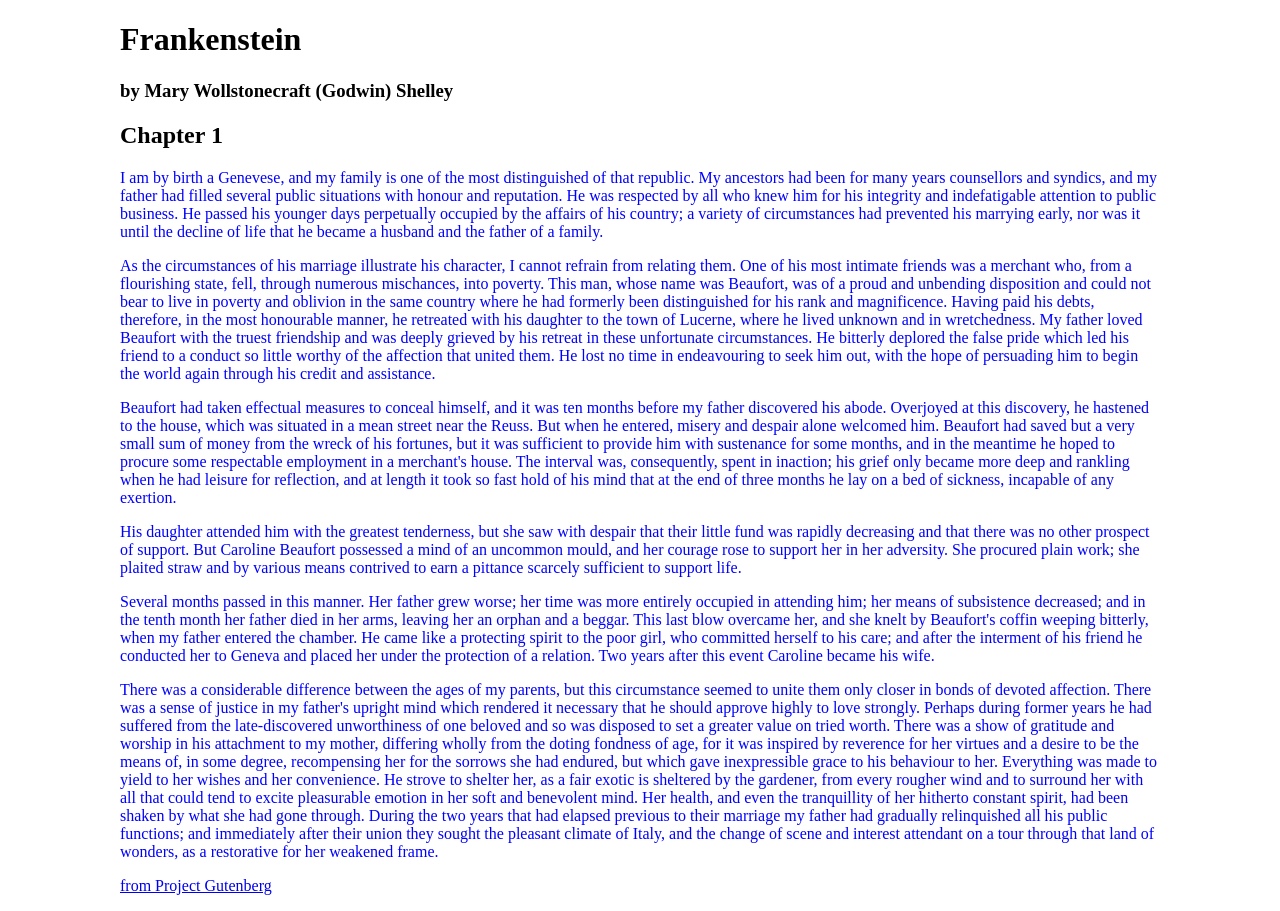
<file: week_01/index.html>
<!DOCTYPE html>
<html lang="en">
<head>
    <meta charset="UTF-8">
    <meta http-equiv="X-UA-Compatible" content="IE=edge">
    <meta name="viewport" content="width=device-width, initial-scale=1.0">
    <title>Frankenstein</title>
    <style>
        .container {
            max-width: 1040px;
            margin: 0 auto;
        }

        * {
            font-family:Georgia, 'Times New Roman', Times, serif
        }

        .container p {
            color: blue
        }

        p {
            color:black
        }

        p.italic {
            font-style:italic
        }
    </style>
    <!-- order matters for container vs. container p -->

    <!-- small difference between scoping of let and const -->

    <script>

        var num = 100;
        var num1 = '100';

        let foo = "bar";

        const zar = "bar";

        console.log("hello world!");
        
    </script>
</head>
<body>
    <div class="container">
        <h1>Frankenstein</h1>
    
        <h3>by Mary Wollstonecraft (Godwin) Shelley</h3>
    
        <h2>Chapter 1</h2>
    
    <p>I am by birth a Genevese, and my family is one of the most distinguished of that republic. My ancestors had been for many years counsellors and syndics, and my father had filled several public situations with honour and reputation. He was respected by all who knew him for his integrity and indefatigable attention to public business. He passed his younger days perpetually occupied by the affairs of his country; a variety of circumstances had prevented his marrying early, nor was it until the decline of life that he became a husband and the father of a family.</p>
    
    <p>As the circumstances of his marriage illustrate his character, I cannot refrain from relating them. One of his most intimate friends was a merchant who, from a flourishing state, fell, through numerous mischances, into poverty. This man, whose name was Beaufort, was of a proud and unbending disposition and could not bear to live in poverty and oblivion in the same country where he had formerly been distinguished for his rank and magnificence. Having paid his debts, therefore, in the most honourable manner, he retreated with his daughter to the town of Lucerne, where he lived unknown and in wretchedness. My father loved Beaufort with the truest friendship and was deeply grieved by his retreat in these unfortunate circumstances. He bitterly deplored the false pride which led his friend to a conduct so little worthy of the affection that united them. He lost no time in endeavouring to seek him out, with the hope of persuading him to begin the world again through his credit and assistance.</p>
    
    <p>Beaufort had taken effectual measures to conceal himself, and it was ten months before my father discovered his abode. Overjoyed at this discovery, he hastened to the house, which was situated in a mean street near the Reuss. But when he entered, misery and despair alone welcomed him. Beaufort had saved but a very small sum of money from the wreck of his fortunes, but it was sufficient to provide him with sustenance for some months, and in the meantime he hoped to procure some respectable employment in a merchant's house. The interval was, consequently, spent in inaction; his grief only became more deep and rankling when he had leisure for reflection, and at length it took so fast hold of his mind that at the end of three months he lay on a bed of sickness, incapable of any exertion.</p>
    
    <p>His daughter attended him with the greatest tenderness, but she saw with despair that their little fund was rapidly decreasing and that there was no other prospect of support. But Caroline Beaufort possessed a mind of an uncommon mould, and her courage rose to support her in her adversity. She procured plain work; she plaited straw and by various means contrived to earn a pittance scarcely sufficient to support life.</p>
    
    <p>Several months passed in this manner. Her father grew worse; her time was more entirely occupied in attending him; her means of subsistence decreased; and in the tenth month her father died in her arms, leaving her an orphan and a beggar. This last blow overcame her, and she knelt by Beaufort's coffin weeping bitterly, when my father entered the chamber. He came like a protecting spirit to the poor girl, who committed herself to his care; and after the interment of his friend he conducted her to Geneva and placed her under the protection of a relation. Two years after this event Caroline became his wife.</p>
    
    <p>There was a considerable difference between the ages of my parents, but this circumstance seemed to unite them only closer in bonds of devoted affection. There was a sense of justice in my father's upright mind which rendered it necessary that he should approve highly to love strongly. Perhaps during former years he had suffered from the late-discovered unworthiness of one beloved and so was disposed to set a greater value on tried worth. There was a show of gratitude and worship in his attachment to my mother, differing wholly from the doting fondness of age, for it was inspired by reverence for her virtues and a desire to be the means of, in some degree, recompensing her for the sorrows she had endured, but which gave inexpressible grace to his behaviour to her. Everything was made to yield to her wishes and her convenience. He strove to shelter her, as a fair exotic is sheltered by the gardener, from every rougher wind and to surround her with all that could tend to excite pleasurable emotion in her soft and benevolent mind. Her health, and even the tranquillity of her hitherto constant spirit, had been shaken by what she had gone through. During the two years that had elapsed previous to their marriage my father had gradually relinquished all his public functions; and immediately after their union they sought the pleasant climate of Italy, and the change of scene and interest attendant on a tour through that land of wonders, as a restorative for her weakened frame.</p>

    <p>
        <a href="https://www.gutenberg.org/" target="_blank">
        from Project Gutenberg</a>
    </p>

</div>
</body>
</html>
</file>
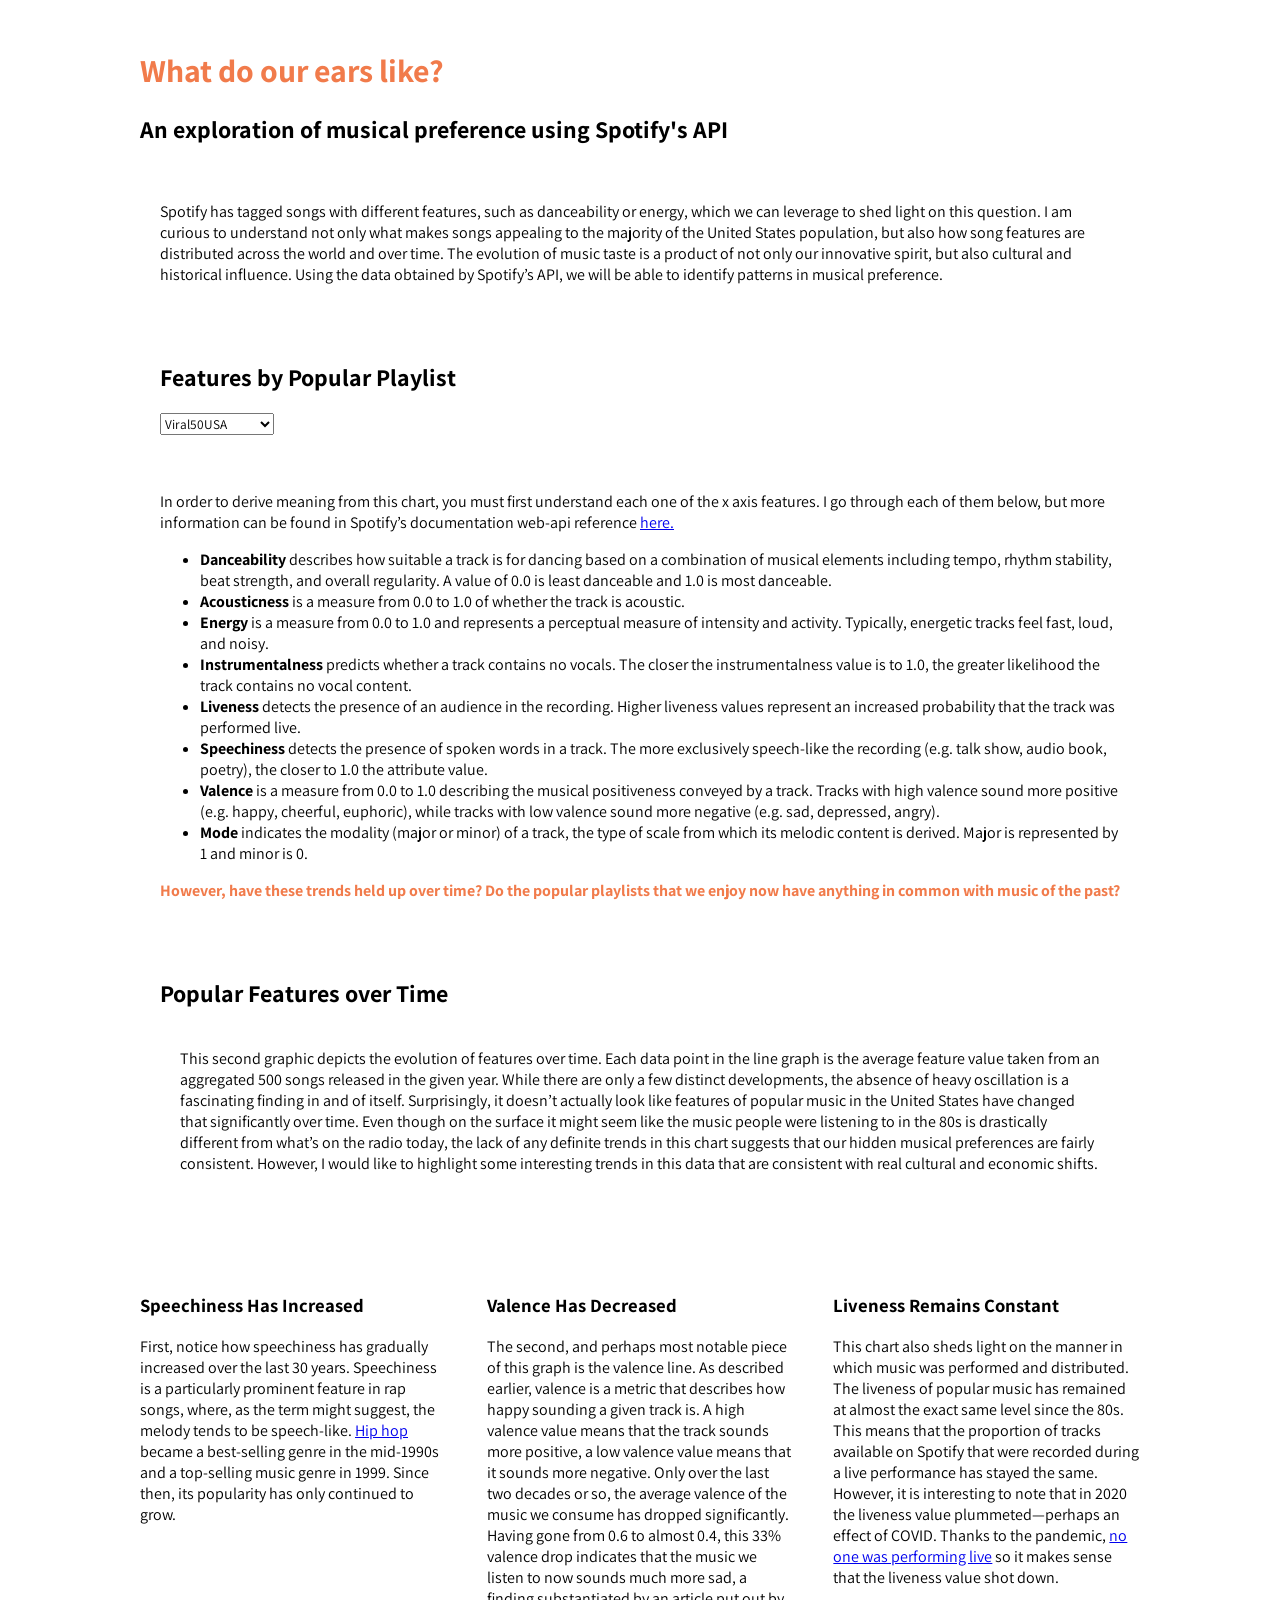
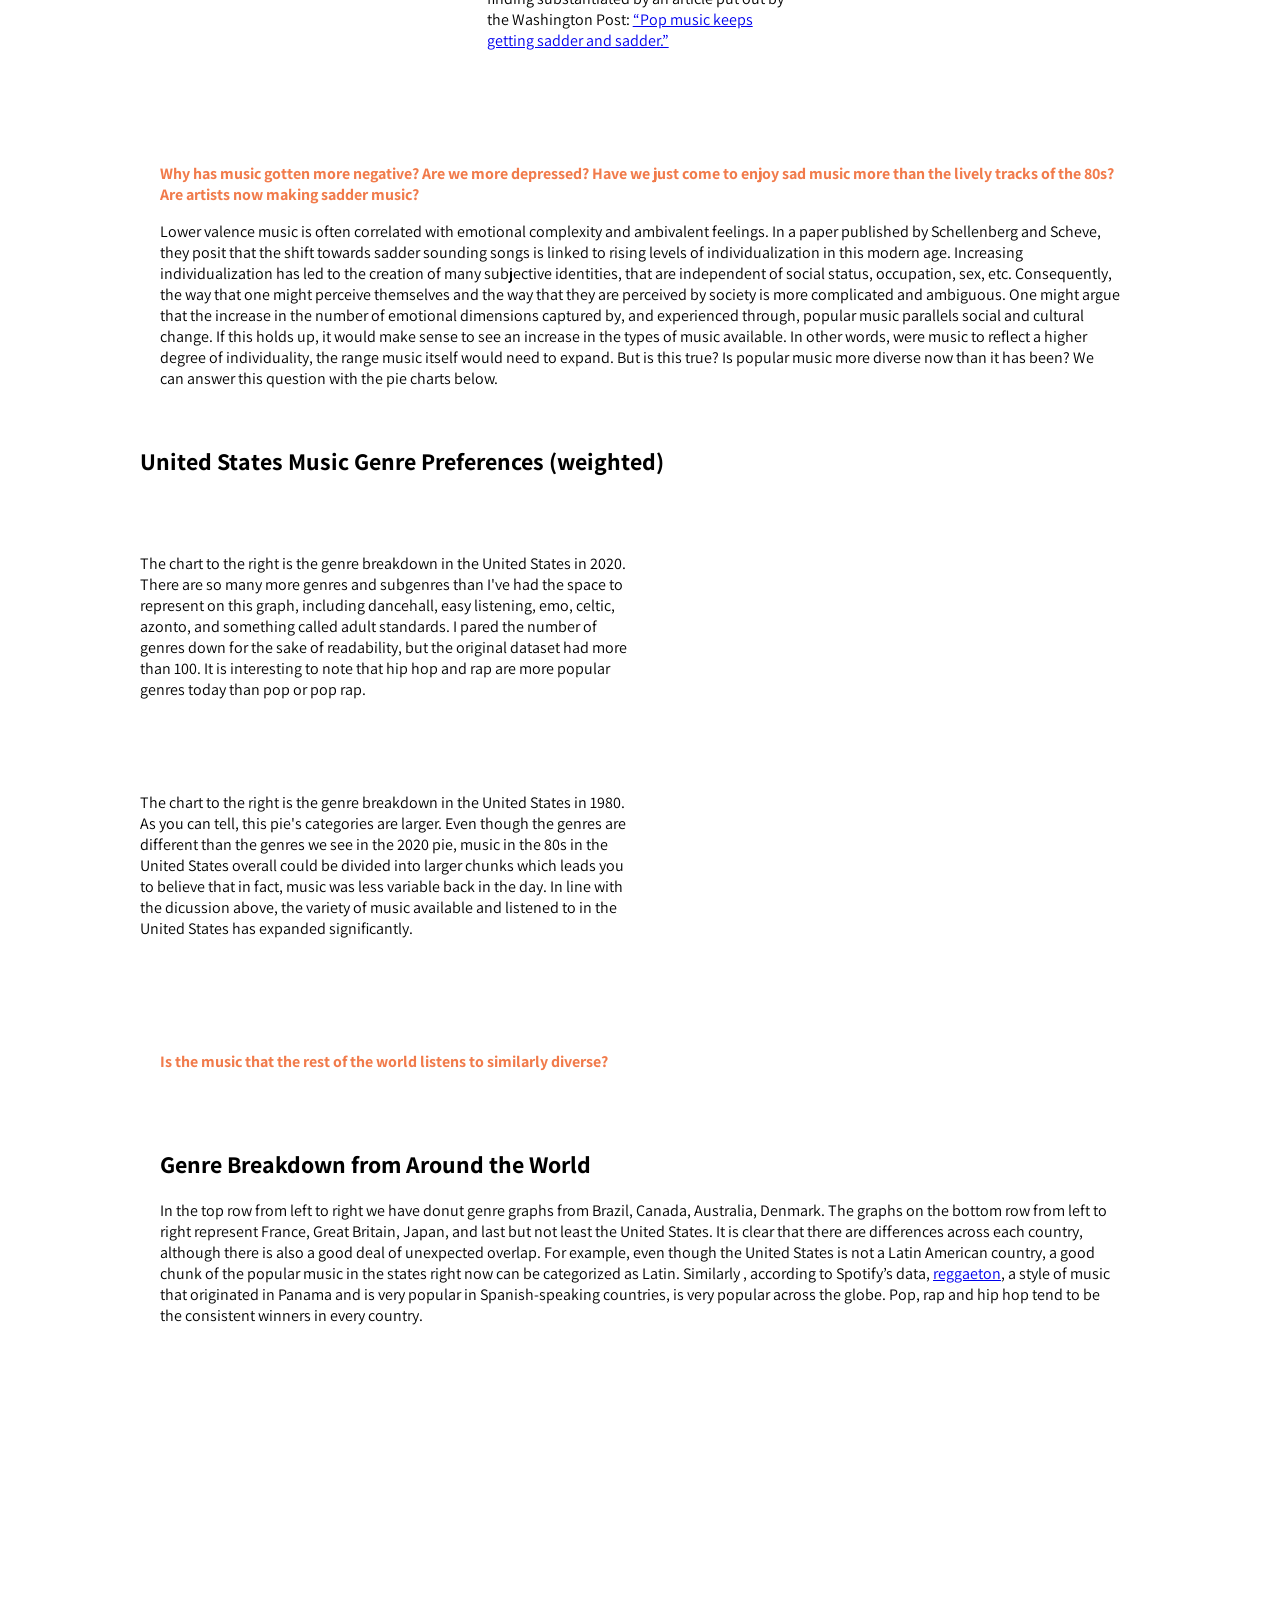
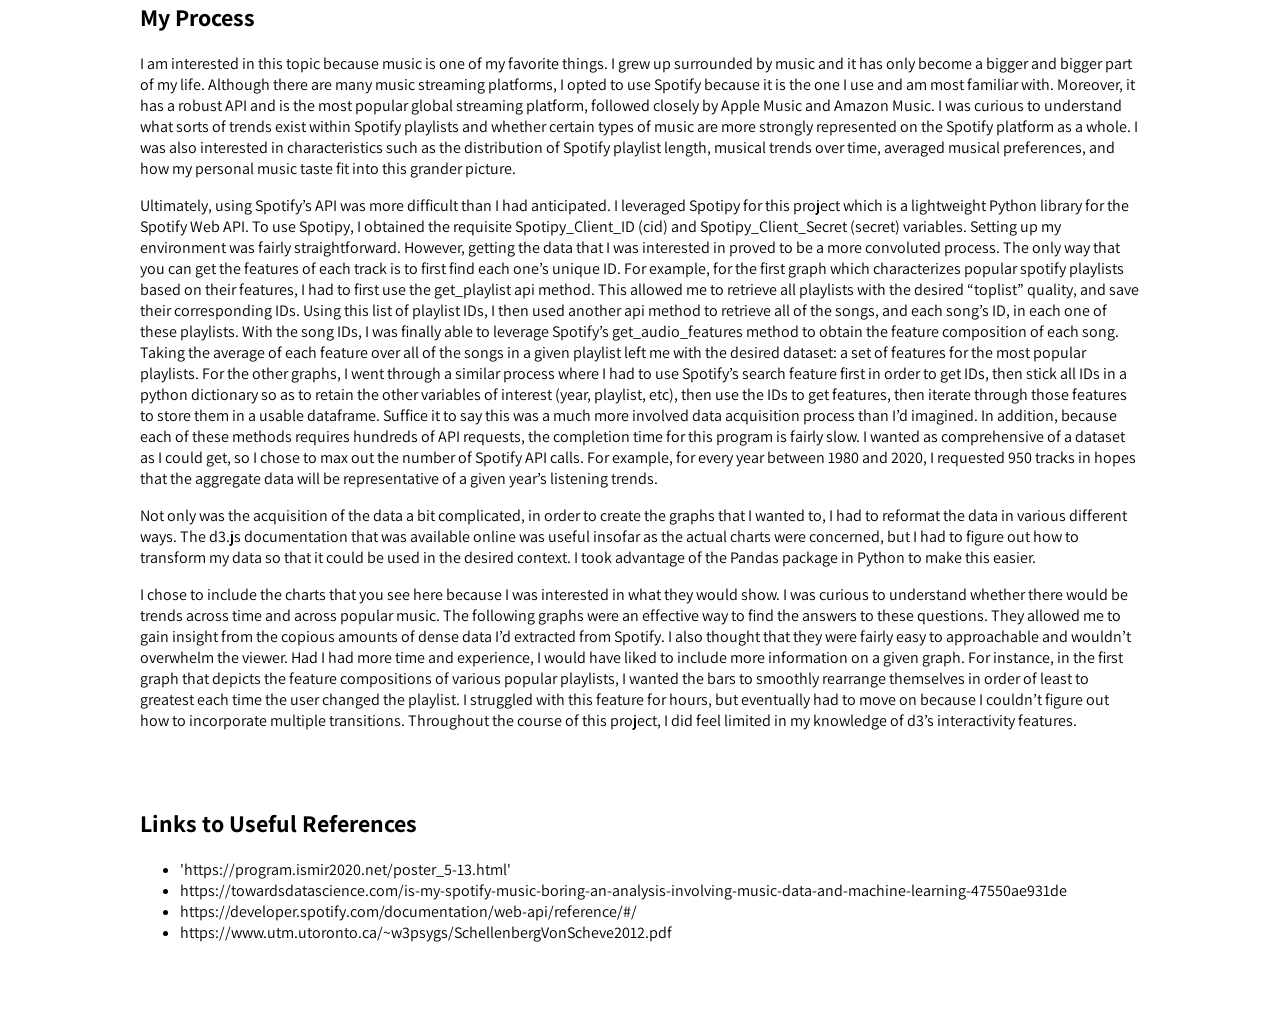
<file: final_project/proj.html>
<!DOCTYPE html>
<html lang="en">
  <head>
    <meta charset="UTF-8" />
    <meta http-equiv="X-UA-Compatible" content="IE=edge" />
    <meta name="viewport" content="width=device-width, initial-scale=1.0" />
    <title>Transforming Data</title>
    <link rel="preconnect" href="https://fonts.googleapis.com" />
    <link rel="preconnect" href="https://fonts.gstatic.com" crossorigin />
    <link
      href="https://fonts.googleapis.com/css2?family=Assistant:wght@400;700&display=swap"
      rel="stylesheet"
    />
    <link rel="stylesheet" href="style.css" />
  </head>
  <body>
    <div class="container">
      <h1 style="color: #f17b4b">What do our ears like?</h1>
      <h2>An exploration of musical preference using Spotify's API</h2>
      <div class="container">
        <p>
          Spotify has tagged songs with different features, such as danceability
          or energy, which we can leverage to shed light on this question. I am
          curious to understand not only what makes songs appealing to the
          majority of the United States population, but also how song features
          are distributed across the world and over time. The evolution of music
          taste is a product of not only our innovative spirit, but also
          cultural and historical influence. Using the data obtained by
          Spotify’s API, we will be able to identify patterns in musical
          preference.
        </p>
      </div>
      <div class="container">
        <h2>Features by Popular Playlist</h2>
        <div>
          <select id="selectBox" onchange="update(value);">
            <option value="Viral50USA">Viral50USA</option>
            <option value="Top50USA">Top50USA</option>
            <option value="Are&Be">Are&Be</option>
            <option value="HotCountry">HotCountry</option>
            <option value="mint">mint</option>
            <option value="NewMusicFriday">NewMusicFriday</option>
            <option value="RapCaviar">RapCaviar</option>
            <option value="RockThis">RockThis</option>
            <option value="Today'sTopHits">Today'sTopHits</option>
            <option value="Top50Global">Top50Global</option>
            <option value="Viral50Global">Viral50Global</option>
            <option value="VivaLatino">VivaLatino</option>
          </select>
        </div>
        <div id="chart2" class="flex-item chart"></div>
      </div>
      <div class="container">
        <p>
          In order to derive meaning from this chart, you must first understand
          each one of the x axis features. I go through each of them below, but
          more information can be found in Spotify’s documentation web-api
          reference
          <a
            href="https://developer.spotify.com/documentation/web-api/reference/#/operations/get-several-audio-features"
            >here.</a
          >
        </p>
        <ul style="list-style-type: disc">
          <li>
            <b>Danceability</b> describes how suitable a track is for dancing
            based on a combination of musical elements including tempo, rhythm
            stability, beat strength, and overall regularity. A value of 0.0 is
            least danceable and 1.0 is most danceable.
          </li>

          <li>
            <b>Acousticness</b> is a measure from 0.0 to 1.0 of whether the
            track is acoustic.
          </li>

          <li>
            <b>Energy</b> is a measure from 0.0 to 1.0 and represents a
            perceptual measure of intensity and activity. Typically, energetic
            tracks feel fast, loud, and noisy.
          </li>

          <li>
            <b>Instrumentalness</b> predicts whether a track contains no vocals.
            The closer the instrumentalness value is to 1.0, the greater
            likelihood the track contains no vocal content.
          </li>

          <li>
            <b>Liveness</b> detects the presence of an audience in the
            recording. Higher liveness values represent an increased probability
            that the track was performed live.
          </li>

          <li>
            <b>Speechiness</b> detects the presence of spoken words in a track.
            The more exclusively speech-like the recording (e.g. talk show,
            audio book, poetry), the closer to 1.0 the attribute value.
          </li>

          <li>
            <b>Valence</b> is a measure from 0.0 to 1.0 describing the musical
            positiveness conveyed by a track. Tracks with high valence sound
            more positive (e.g. happy, cheerful, euphoric), while tracks with
            low valence sound more negative (e.g. sad, depressed, angry).
          </li>

          <li>
            <b>Mode</b> indicates the modality (major or minor) of a track, the
            type of scale from which its melodic content is derived. Major is
            represented by 1 and minor is 0.
          </li>
        </ul>
        <p style="color: #f17b4b">
          <b
            >However, have these trends held up over time? Do the popular
            playlists that we enjoy now have anything in common with music of
            the past?</b
          >
        </p>
      </div>
      <div class="container">
        <h2>Popular Features over Time</h2>
        <div id="chart3"></div>
        <div class="container">
          This second graphic depicts the evolution of features over time. Each
          data point in the line graph is the average feature value taken from
          an aggregated 500 songs released in the given year. While there are
          only a few distinct developments, the absence of heavy oscillation is
          a fascinating finding in and of itself. Surprisingly, it doesn’t
          actually look like features of popular music in the United States have
          changed that significantly over time. Even though on the surface it
          might seem like the music people were listening to in the 80s is
          drastically different from what’s on the radio today, the lack of any
          definite trends in this chart suggests that our hidden musical
          preferences are fairly consistent. However, I would like to highlight
          some interesting trends in this data that are consistent with real
          cultural and economic shifts.
        </div>
      </div>
      <div class="flex-container">
        <div class="flex-item">
          <h3>Speechiness Has Increased</h3>
          <p>
            First, notice how speechiness has gradually increased over the last
            30 years. Speechiness is a particularly prominent feature in rap
            songs, where, as the term might suggest, the melody tends to be
            speech-like.
            <a
              href="https://en.wikipedia.org/wiki/Hip_hop_music#:~:text=Hip%20hop%20became%20a%20best,selling%20music%20genre%20by%201999"
              >Hip hop</a
            >
            became a best-selling genre in the mid-1990s and a top-selling music
            genre in 1999. Since then, its popularity has only continued to
            grow.
          </p>
        </div>
        <div class="flex-item">
          <h3>Valence Has Decreased</h3>
          <p>
            The second, and perhaps most notable piece of this graph is the
            valence line. As described earlier, valence is a metric that
            describes how happy sounding a given track is. A high valence value
            means that the track sounds more positive, a low valence value means
            that it sounds more negative. Only over the last two decades or so,
            the average valence of the music we consume has dropped
            significantly. Having gone from 0.6 to almost 0.4, this 33% valence
            drop indicates that the music we listen to now sounds much more sad,
            a finding substantiated by an article put out by the Washington
            Post:
            <a
              href="https://www.washingtonpost.com/blogs/ezra-klein/post/pop-music-keeps-getting-sadder-and-sadder/2012/05/31/gJQAMAkz4U_blog.html"
              >“Pop music keeps getting sadder and sadder.”</a
            >
          </p>
        </div>
        <div class="flex-item">
          <h3>Liveness Remains Constant</h3>
          <p>
            This chart also sheds light on the manner in which music was
            performed and distributed. The liveness of popular music has
            remained at almost the exact same level since the 80s. This means
            that the proportion of tracks available on Spotify that were
            recorded during a live performance has stayed the same. However, it
            is interesting to note that in 2020 the liveness value
            plummeted—perhaps an effect of COVID. Thanks to the pandemic,
            <a
              href="https://www.weforum.org/agenda/2020/05/this-is-how-covid-19-is-affecting-the-music-industry/"
              >no one was performing live</a
            >
            so it makes sense that the liveness value shot down.
          </p>
        </div>
      </div>
      <div class="container">
        <p style="color: #f17b4b">
          <b
            >Why has music gotten more negative? Are we more depressed? Have we
            just come to enjoy sad music more than the lively tracks of the 80s?
            Are artists now making sadder music?</b
          >
        </p>
        <p>
          Lower valence music is often correlated with emotional complexity and
          ambivalent feelings. In a paper published by Schellenberg and Scheve,
          they posit that the shift towards sadder sounding songs is linked to
          rising levels of individualization in this modern age. Increasing
          individualization has led to the creation of many subjective
          identities, that are independent of social status, occupation, sex,
          etc. Consequently, the way that one might perceive themselves and the
          way that they are perceived by society is more complicated and
          ambiguous. One might argue that the increase in the number of
          emotional dimensions captured by, and experienced through, popular
          music parallels social and cultural change. If this holds up, it would
          make sense to see an increase in the types of music available. In
          other words, were music to reflect a higher degree of individuality,
          the range music itself would need to expand. But is this true? Is
          popular music more diverse now than it has been? We can answer this
          question with the pie charts below.
        </p>
      </div>

      <h2>United States Music Genre Preferences (weighted)</h2>

      <div class="flex-container">
        <div class="flex-item">
          <p>
            The chart to the right is the genre breakdown in the United States
            in 2020. There are so many more genres and subgenres than I've had
            the space to represent on this graph, including dancehall, easy
            listening, emo, celtic, azonto, and something called adult
            standards. I pared the number of genres down for the sake of
            readability, but the original dataset had more than 100. It is
            interesting to note that hip hop and rap are more popular genres
            today than pop or pop rap.
          </p>
        </div>
        <div id="us_pie_chart" class="chart"></div>
      </div>
      <div class="flex-container">
        <div class="flex-item">
          <p>
            The chart to the right is the genre breakdown in the United States
            in 1980. As you can tell, this pie's categories are larger. Even
            though the genres are different than the genres we see in the 2020
            pie, music in the 80s in the United States overall could be divided
            into larger chunks which leads you to believe that in fact, music
            was less variable back in the day. In line with the dicussion above,
            the variety of music available and listened to in the United States
            has expanded significantly.
          </p>
        </div>
        <div id="us_pie_chart_80s" class="chart"></div>
      </div>
      <div class="container">
        <p style="color: #f17b4b">
          <b
            >Is the music that the rest of the world listens to similarly
            diverse?</b
          >
        </p>
      </div>
      <div class="container">
        <h2>Genre Breakdown from Around the World</h2>
        <p>
          In the top row from left to right we have donut genre graphs from
          Brazil, Canada, Australia, Denmark. The graphs on the bottom row from
          left to right represent France, Great Britain, Japan, and last but not
          least the United States. It is clear that there are differences across
          each country, although there is also a good deal of unexpected
          overlap. For example, even though the United States is not a Latin
          American country, a good chunk of the popular music in the states
          right now can be categorized as Latin. Similarly , according to
          Spotify’s data,
          <a href="https://en.wikipedia.org/wiki/Reggaeton">reggaeton</a>, a
          style of music that originated in Panama and is very popular in
          Spanish-speaking countries, is very popular across the globe. Pop, rap
          and hip hop tend to be the consistent winners in every country.
        </p>
      </div>
      <div class="flex-container">
        <div id="br_pie_chart" class="flex-item"></div>
        <div id="ca_pie_chart" class="flex-item"></div>
        <div id="au_pie_chart" class="flex-item"></div>
        <div id="de_pie_chart" class="flex-item"></div>
      </div>
      <div class="flex-container">
        <div id="fr_pie_chart" class="flex-item-chart"></div>
        <div id="gb_pie_chart" class="flex-item-chart"></div>
        <div id="jp_pie_chart" class="flex-item-chart"></div>
        <div id="us_donut" class="flex-item-chart"></div>
      </div>
    </div>

    <div class="container">
      <h2>My Process</h2>
      <p>
        I am interested in this topic because music is one of my favorite
        things. I grew up surrounded by music and it has only become a bigger
        and bigger part of my life. Although there are many music streaming
        platforms, I opted to use Spotify because it is the one I use and am
        most familiar with. Moreover, it has a robust API and is the most
        popular global streaming platform, followed closely by Apple Music and
        Amazon Music. I was curious to understand what sorts of trends exist
        within Spotify playlists and whether certain types of music are more
        strongly represented on the Spotify platform as a whole. I was also
        interested in characteristics such as the distribution of Spotify
        playlist length, musical trends over time, averaged musical preferences,
        and how my personal music taste fit into this grander picture.
      </p>
      <p>
        Ultimately, using Spotify’s API was more difficult than I had
        anticipated. I leveraged Spotipy for this project which is a lightweight
        Python library for the Spotify Web API. To use Spotipy, I obtained the
        requisite Spotipy_Client_ID (cid) and Spotipy_Client_Secret (secret)
        variables. Setting up my environment was fairly straightforward.
        However, getting the data that I was interested in proved to be a more
        convoluted process. The only way that you can get the features of each
        track is to first find each one’s unique ID. For example, for the first
        graph which characterizes popular spotify playlists based on their
        features, I had to first use the get_playlist api method. This allowed
        me to retrieve all playlists with the desired “toplist” quality, and
        save their corresponding IDs. Using this list of playlist IDs, I then
        used another api method to retrieve all of the songs, and each song’s
        ID, in each one of these playlists. With the song IDs, I was finally
        able to leverage Spotify’s get_audio_features method to obtain the
        feature composition of each song. Taking the average of each feature
        over all of the songs in a given playlist left me with the desired
        dataset: a set of features for the most popular playlists. For the other
        graphs, I went through a similar process where I had to use Spotify’s
        search feature first in order to get IDs, then stick all IDs in a python
        dictionary so as to retain the other variables of interest (year,
        playlist, etc), then use the IDs to get features, then iterate through
        those features to store them in a usable dataframe. Suffice it to say
        this was a much more involved data acquisition process than I’d
        imagined. In addition, because each of these methods requires hundreds
        of API requests, the completion time for this program is fairly slow. I
        wanted as comprehensive of a dataset as I could get, so I chose to max
        out the number of Spotify API calls. For example, for every year between
        1980 and 2020, I requested 950 tracks in hopes that the aggregate data
        will be representative of a given year’s listening trends.
      </p>
      <p>
        Not only was the acquisition of the data a bit complicated, in order to
        create the graphs that I wanted to, I had to reformat the data in
        various different ways. The d3.js documentation that was available
        online was useful insofar as the actual charts were concerned, but I had
        to figure out how to transform my data so that it could be used in the
        desired context. I took advantage of the Pandas package in Python to
        make this easier.
      </p>
      <p>
        I chose to include the charts that you see here because I was interested
        in what they would show. I was curious to understand whether there would
        be trends across time and across popular music. The following graphs
        were an effective way to find the answers to these questions. They
        allowed me to gain insight from the copious amounts of dense data I’d
        extracted from Spotify. I also thought that they were fairly easy to
        approachable and wouldn’t overwhelm the viewer. Had I had more time and
        experience, I would have liked to include more information on a given
        graph. For instance, in the first graph that depicts the feature
        compositions of various popular playlists, I wanted the bars to smoothly
        rearrange themselves in order of least to greatest each time the user
        changed the playlist. I struggled with this feature for hours, but
        eventually had to move on because I couldn’t figure out how to
        incorporate multiple transitions. Throughout the course of this project,
        I did feel limited in my knowledge of d3’s interactivity features.
      </p>
    </div>
    <div class="container">
        <h2>Links to Useful References</h2>
        <p>
            <ul style="list-style-type: disc">
                <li>'https://program.ismir2020.net/poster_5-13.html'
                </li>
                <li>https://towardsdatascience.com/is-my-spotify-music-boring-an-analysis-involving-music-data-and-machine-learning-47550ae931de</li>
                <li>https://developer.spotify.com/documentation/web-api/reference/#/</li>
                <li>https://www.utm.utoronto.ca/~w3psygs/SchellenbergVonScheve2012.pdf</li>
            </ul>
        </p>
    </div>

    <div class="container"></div>
    <script src="https://d3js.org/d3.v7.min.js"></script>
    <script src="chart2.js"></script>
    <script src="chart3.js"></script>
    <script src="us_pie_chart.js"></script>
    <script src="us_pie_chart_80s.js"></script>
    <script src="br_pie_chart.js"></script>
    <script src="ca_pie_chart.js"></script>
    <script src="au_pie_chart.js"></script>
    <script src="de_pie_chart.js"></script>
    <script src="fr_pie_chart.js"></script>
    <script src="gb_pie_chart.js"></script>
    <script src="jp_pie_chart.js"></script>
    <script src="us_donut.js"></script>
  </body>
</html>
</file>
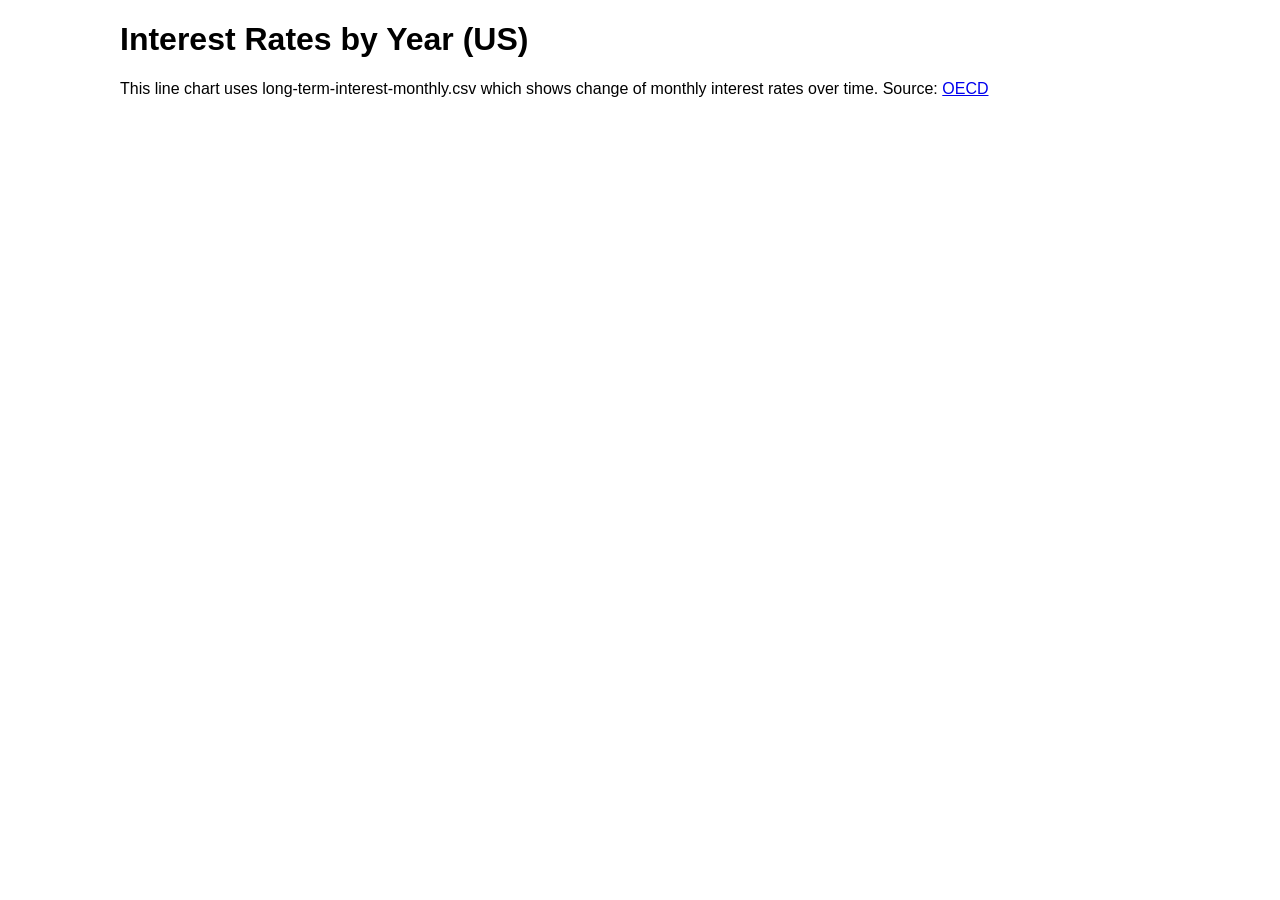
<file: week_04/area.html>
<!DOCTYPE html>
<html lang="en">

<head>
  <meta charset="UTF-8">
  <meta http-equiv="X-UA-Compatible" content="IE=edge">
  <meta name="viewport" content="width=device-width, initial-scale=1.0">
  <title>Area chart</title>
  <style>
     * {
      font-family: Arial, Helvetica, sans-serif;
    }

    #container {
      max-width: 1040px;
      margin: 0 auto;
    }

    #chart { 
      width: 100%; 
    }

    text {
      font-size: 10px;
    }

    path.domain { 
      display: none;  
    }

    line {
      stroke: #ddd;
      stroke-dasharray: 2;
    }
  </style>
</head>

<body>
  <div id="container">
    <h1>Interest Rates by Year (US)</h1>
    <p>This line chart uses long-term-interest-monthly.csv 
      which shows change of monthly interest rates over time. Source: 
      <a href="https://data.oecd.org/interest/long-term-interest-rates.htm#indicator-chart">OECD</a>
    </p>
   <div id="chart"></div>
  </div>
  <script src="https://d3js.org/d3.v7.min.js"></script>
  <script src="area.js"></script>
</body>
</html>
</file>
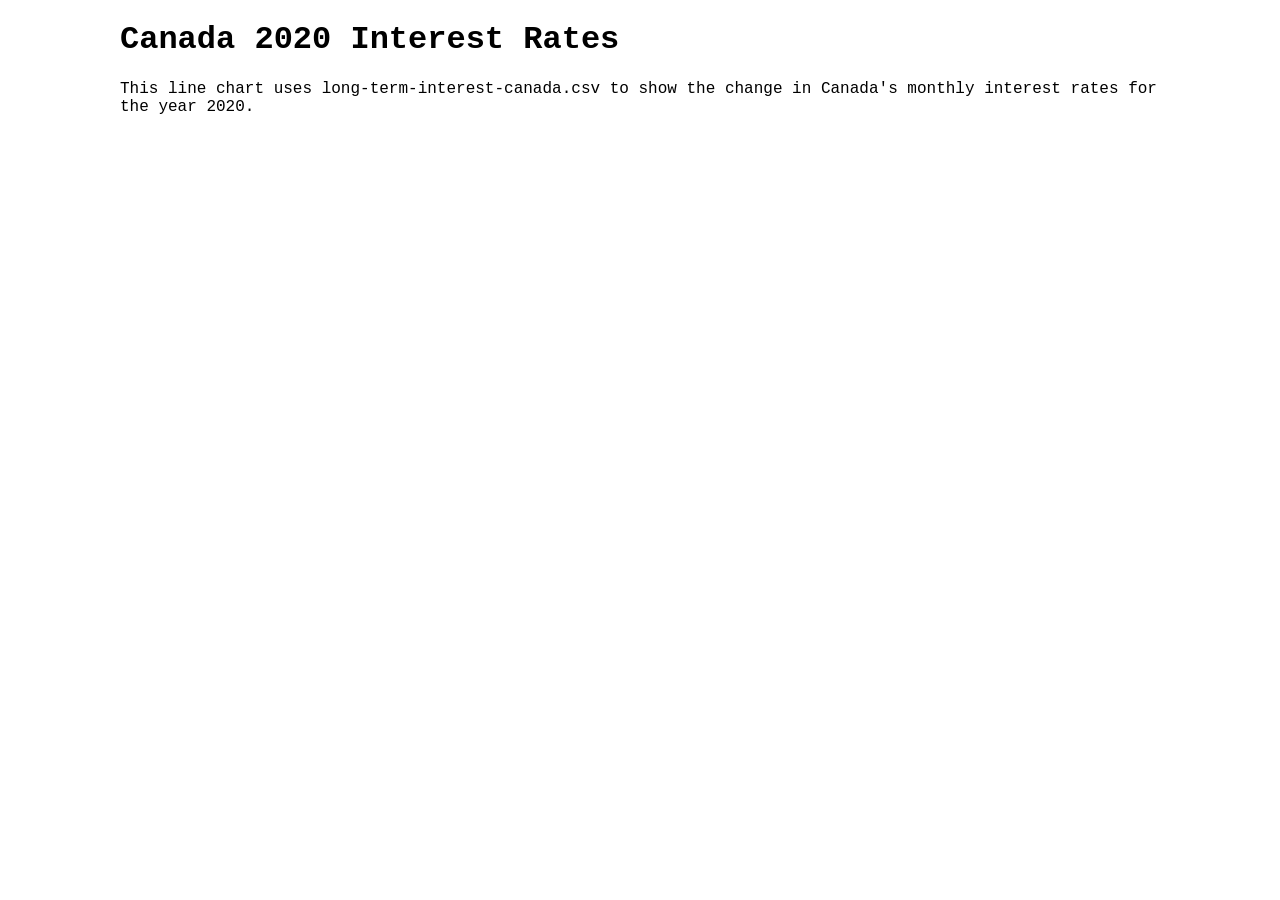
<file: week_04/homework.html>
<!DOCTYPE html>
<html lang="en">
<head>
    <meta charset="UTF-8">
    <meta http-equiv="X-UA-Compatible" content="IE=edge">
    <meta name="viewport" content="width=device-width, initial-scale=1.0">
    <title>Canada Line Chart</title>
    <style>
        * {
            font-family: 'Courier New', Courier, monospace;
        }

        #container {
            max-width: 1040px;
            margin: 0 auto;
        }

        #chart { 
            width: 100%; 
        }

        text {
            font-size: 10px;
        }

        .y-axis path.domain { 
            display: none;  
        }

        .y-axis line {
            stroke: #ddd;
            stroke-dasharray: 2;
        }
    </style>
</head>

<body>
    <div id="container">
        <h1>Canada 2020 Interest Rates</h1>
        <p>This line chart uses long-term-interest-canada.csv 
          to show the change in Canada's monthly interest rates for the year 2020. 
        </p>
       <div id="chart"></div>
      </div>
      <script src="https://d3js.org/d3.v7.min.js"></script>
      <script src="homework.js"></script>
</body>
</html>
</file>
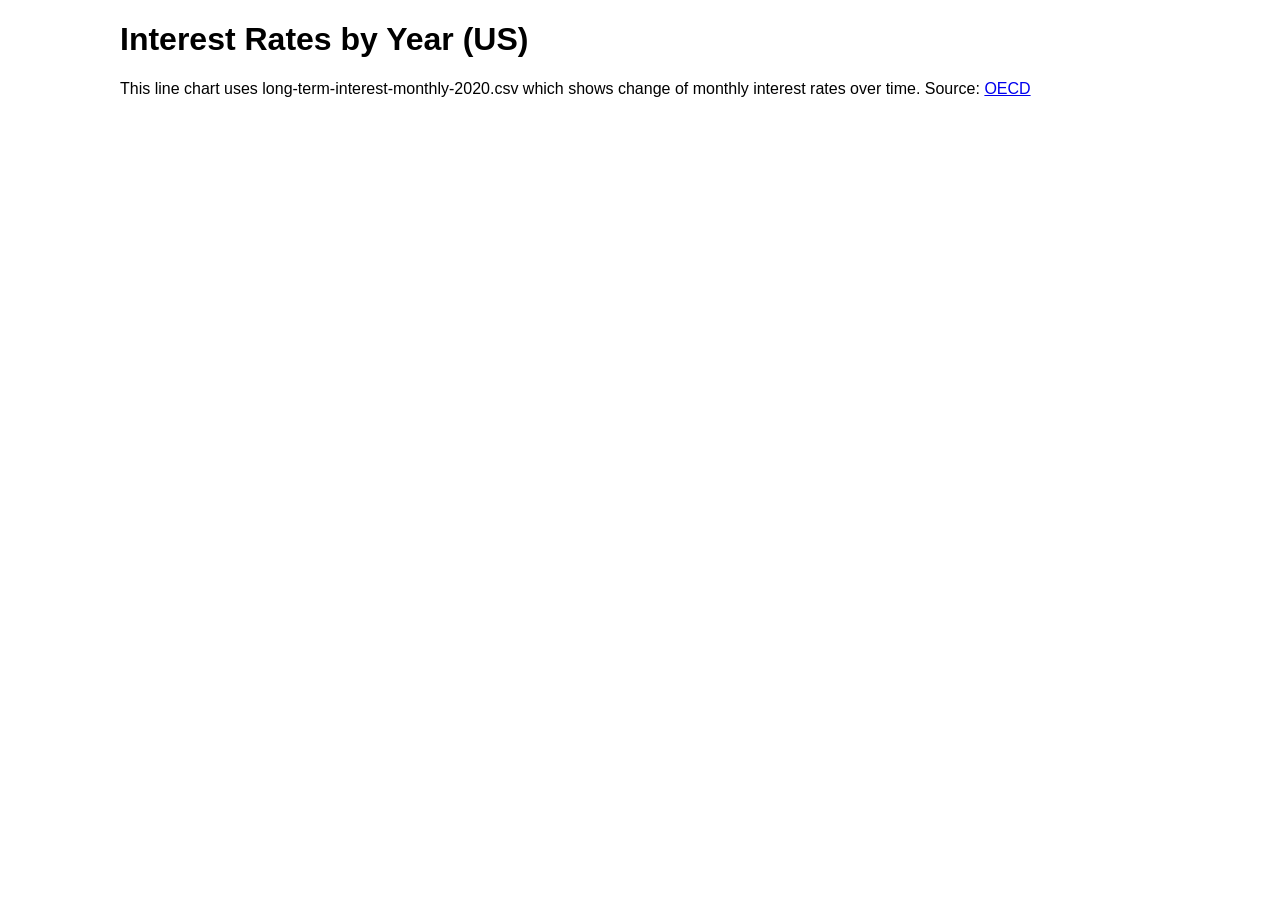
<file: week_04/line.html>
<!DOCTYPE html>
<html lang="en">

<head>
  <meta charset="UTF-8">
  <meta http-equiv="X-UA-Compatible" content="IE=edge">
  <meta name="viewport" content="width=device-width, initial-scale=1.0">
  <title>Basic line chart</title>
  <style>
     * {
      font-family: Arial, Helvetica, sans-serif;
    }

    #container {
      max-width: 1040px;
      margin: 0 auto;
    }

    #chart { 
      width: 100%; 
    }

    text {
      font-size: 10px;
    }

    .y-axis path.domain { 
      display: none;  
    }

    .y-axis line {
      stroke: #ddd;
      stroke-dasharray: 2;
    }
  </style>
</head>

<body>
  <div id="container">
    <h1>Interest Rates by Year (US)</h1>
    <p>This line chart uses long-term-interest-monthly-2020.csv 
      which shows change of monthly interest rates over time. Source: 
      <a href="https://data.oecd.org/interest/long-term-interest-rates.htm#indicator-chart">OECD</a>
    </p>
   <div id="chart"></div>
  </div>
  <script src="https://d3js.org/d3.v7.min.js"></script>
  <script src="line.js"></script>
</body>
</html>
</file>
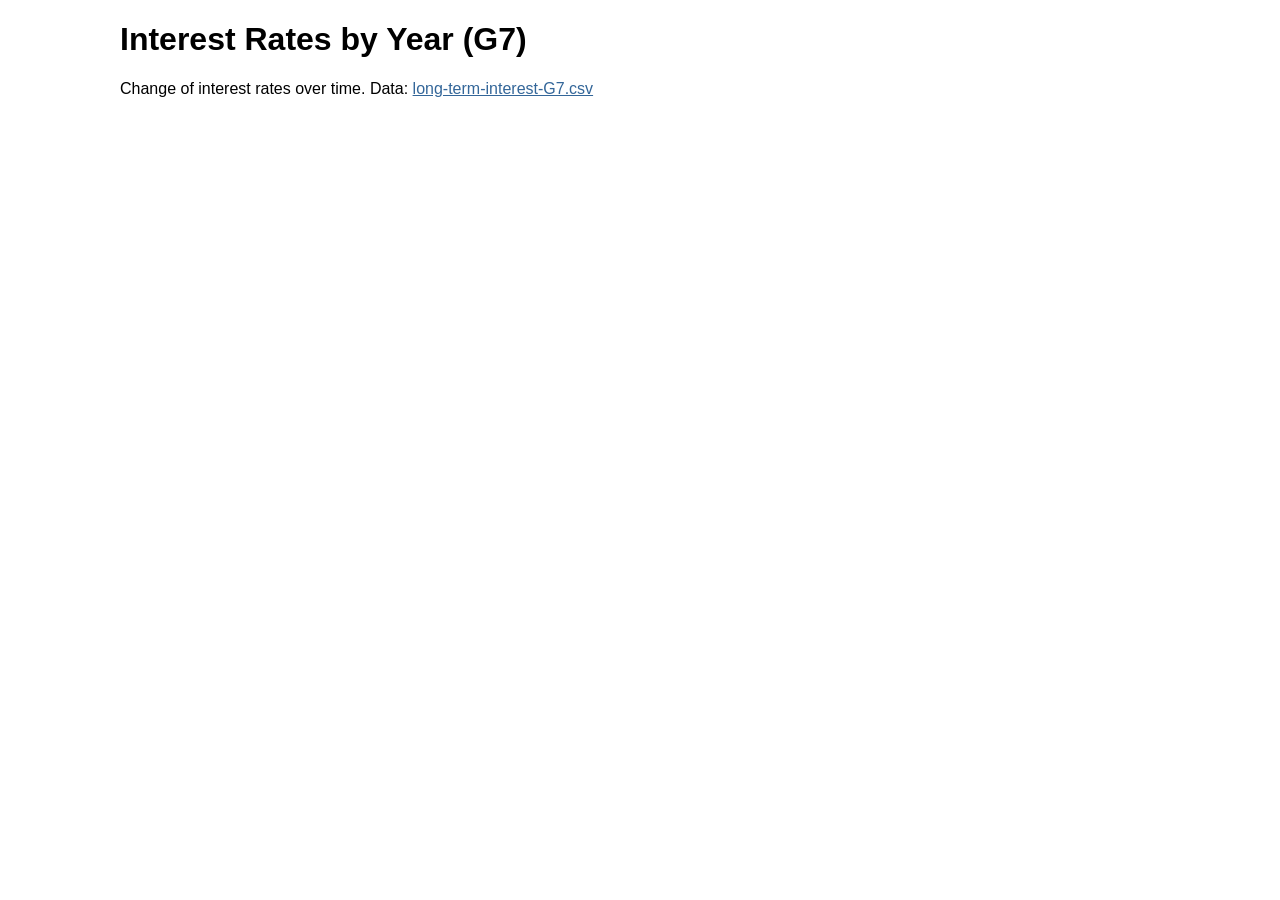
<file: week_04/multiline.html>
<!DOCTYPE html>
<html lang="en">

<head>
  <meta charset="UTF-8">
  <meta http-equiv="X-UA-Compatible" content="IE=edge">
  <meta name="viewport" content="width=device-width, initial-scale=1.0">
  <title>Multiline visualization</title>
  <style>
    * {
      font-family: Arial, Helvetica, sans-serif;
    }

    #container {
      max-width: 1040px;
      margin: 0 auto;
    }

    a { 
      color: #369;
    }

    svg { 
      width: 100%; 
    }

    text {
      font-size: 10px;
      text-transform: uppercase;
    }

    .y-axis path.domain { 
      display: none; 
    }

    .y-axis line {
      stroke: #eee;
      stroke-dasharray: 1px;
    }

    .country { 
      cursor: default; 
    }
    
    .country path {
      stroke-width: 1.5;
      opacity: 0.75;
    }

    .highlight path {
      stroke: steelblue;
      opacity: 1;
    }

    .highlight text { 
      fill: steelblue; 
    }
  </style>
</head>

<body>
  <div id="container">
    <h1>Interest Rates by Year (G7)</h1>
    <p>
      Change of interest rates over time. Data: <a href="long-term-interest-G7.csv">long-term-interest-G7.csv</a>
    </p>
    <div id="chart"></div>
  </div>
</body>
<script src="https://d3js.org/d3.v7.min.js"></script>
<script src="multiline.js"></script>

</html>
</file>
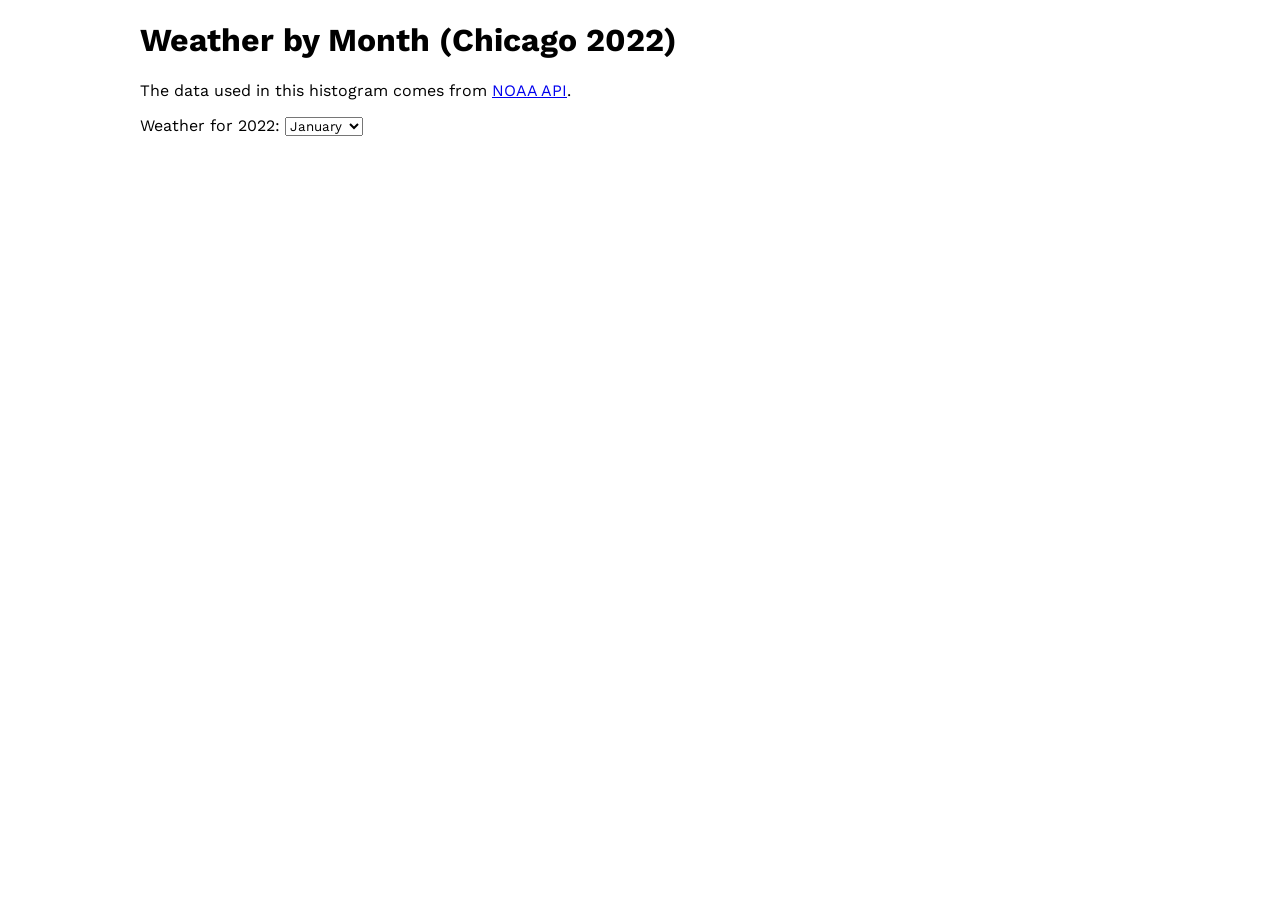
<file: week_05/histogram-annotation.html>
<!DOCTYPE html>
<html lang="en">

<head>
  <meta charset="UTF-8">
  <meta http-equiv="X-UA-Compatible" content="IE=edge">
  <meta name="viewport" content="width=device-width, initial-scale=1.0">
  <title>Histogram - Annotations</title>
  <link href="https://fonts.googleapis.com/css?family=Work+Sans:300,400,600" rel="stylesheet">
  <link rel="stylesheet" href="styles.css">
</head>

<body>
  <div id="container">
    <h1>Weather by Month (Chicago 2022)</h1>
    <p>The data used in this histogram comes from 
      <a href="https://www.weather.gov/wrh/Climate?wfo=lot">NOAA API</a>.
    </p>
    <label>
      Weather for 2022: 
      <select>
        <option value="0">January</option>
        <option value="1">February</option>
        <option value="2">March</option>
      </select>
   </label>
    <div id="chart"></div>
  </div>
</body>
<script src="https://d3js.org/d3.v7.min.js"></script>
<script src="histogram-annotation.js"></script>

</html>
</file>
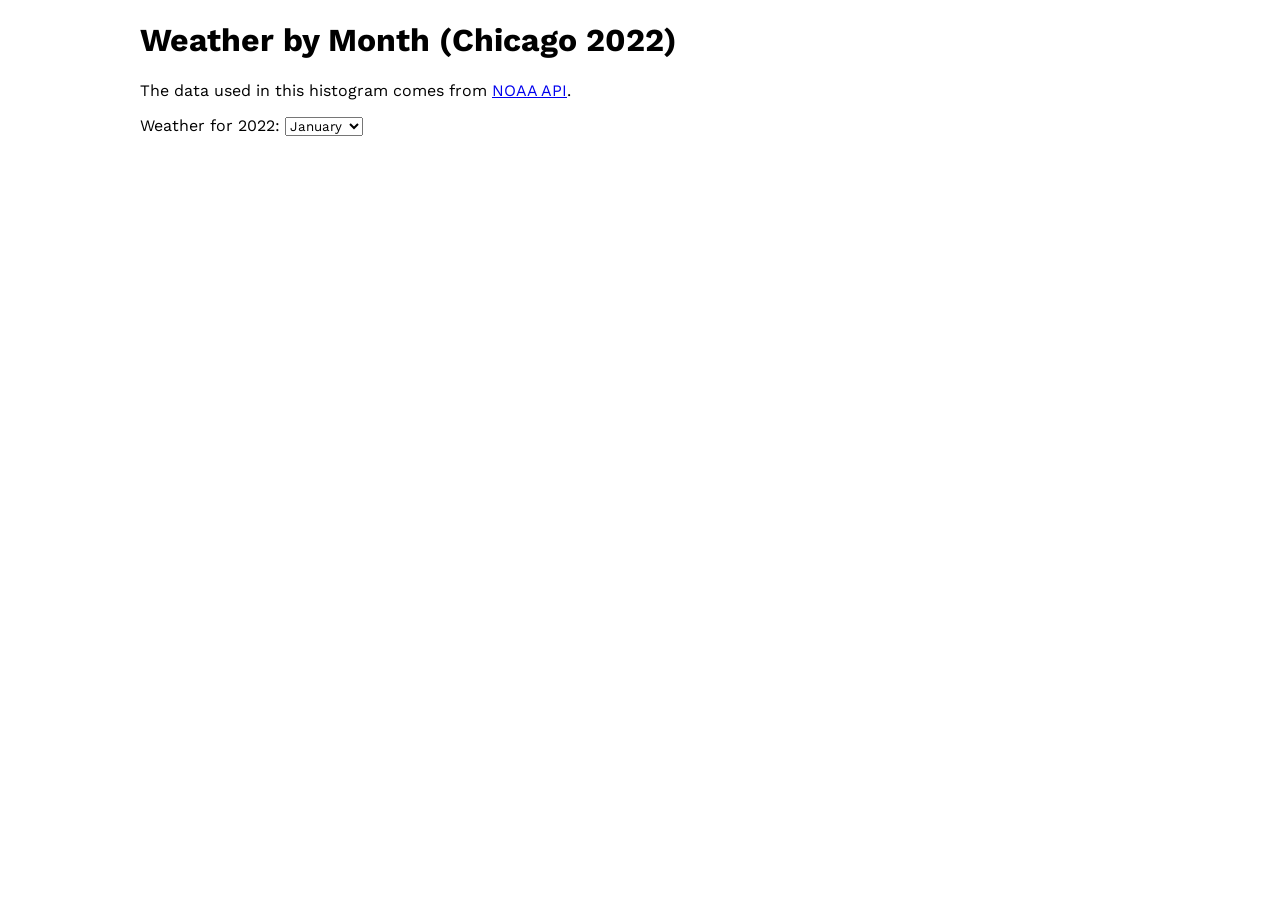
<file: week_05/histogram-joins.html>
<!DOCTYPE html>
<html lang="en">

<head>
  <meta charset="UTF-8">
  <meta http-equiv="X-UA-Compatible" content="IE=edge">
  <meta name="viewport" content="width=device-width, initial-scale=1.0">
  <title>Histogram - Joins</title>
  <link href="https://fonts.googleapis.com/css?family=Work+Sans:300,400,600" rel="stylesheet">
  <link rel="stylesheet" href="styles.css">
</head>

<body>
  <div id="container">
    <h1>Weather by Month (Chicago 2022)</h1>
    <p>The data used in this histogram comes from 
      <a href="https://www.weather.gov/wrh/Climate?wfo=lot">NOAA API</a>.
    </p>
    <label>
      Weather for 2022: 
      <select>
        <option value="0">January</option>
        <option value="1">February</option>
        <option value="2">March</option>
      </select>
   </label>
    <div id="chart"></div>
  </div>
</body>
<script src="https://d3js.org/d3.v7.min.js"></script>
<script src="histogram-joins.js"></script>

</html>
</file>
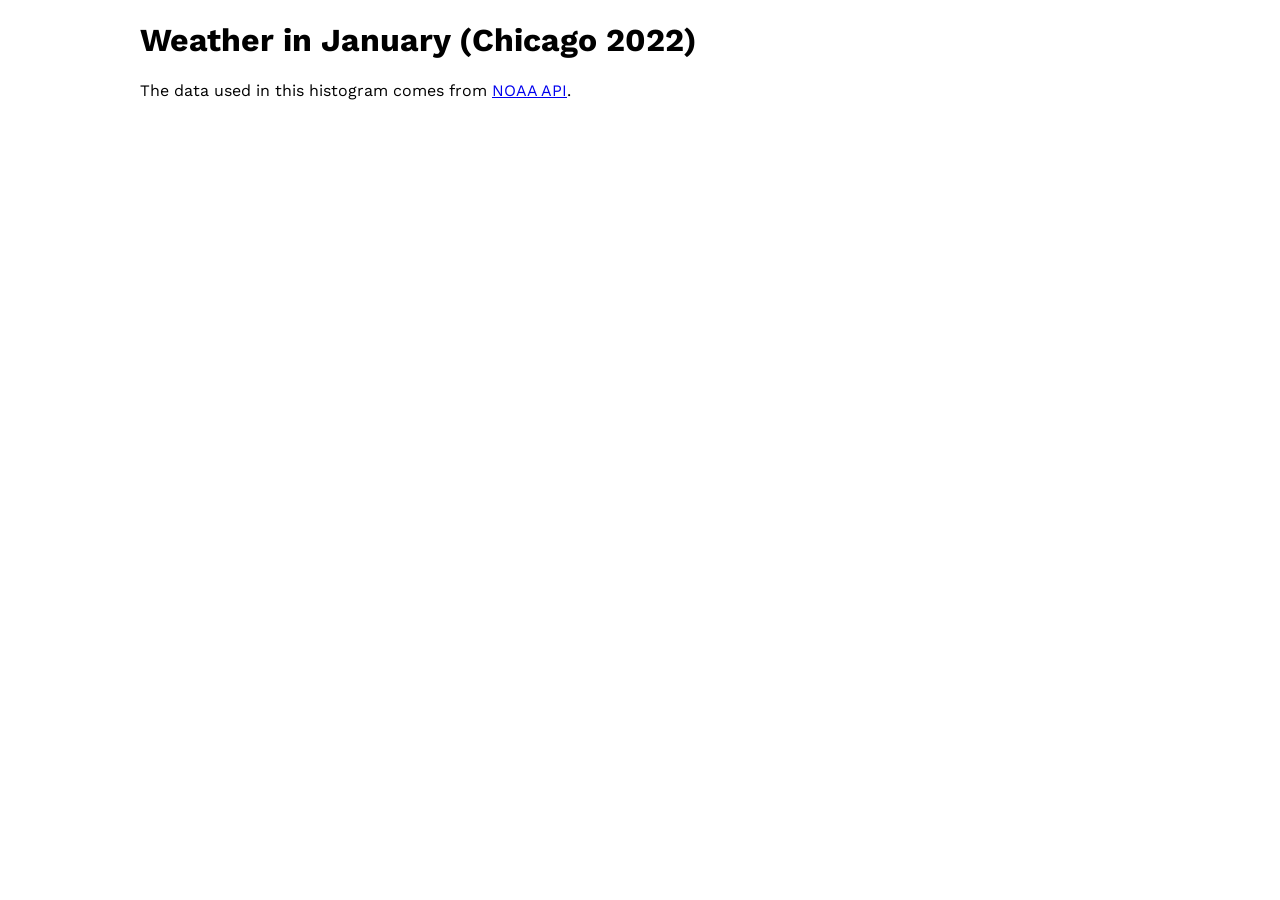
<file: week_05/histogram.html>
<!DOCTYPE html>
<html lang="en">

<head>
  <meta charset="UTF-8">
  <meta http-equiv="X-UA-Compatible" content="IE=edge">
  <meta name="viewport" content="width=device-width, initial-scale=1.0">
  <title>Histogram</title>
  <link href="https://fonts.googleapis.com/css?family=Work+Sans:300,400,600" rel="stylesheet">
  <link rel="stylesheet" href="styles.css">
</head>

<body>
  <div id="container">
    <h1>Weather in January (Chicago 2022)</h1>
    <p>The data used in this histogram comes from 
      <a href="https://www.weather.gov/wrh/Climate?wfo=lot">NOAA API</a>.
    </p>
    <div id="chart"></div>
  </div>
</body>
<script src="https://d3js.org/d3.v7.min.js"></script>
<script src="histogram.js"></script>

</html>
</file>
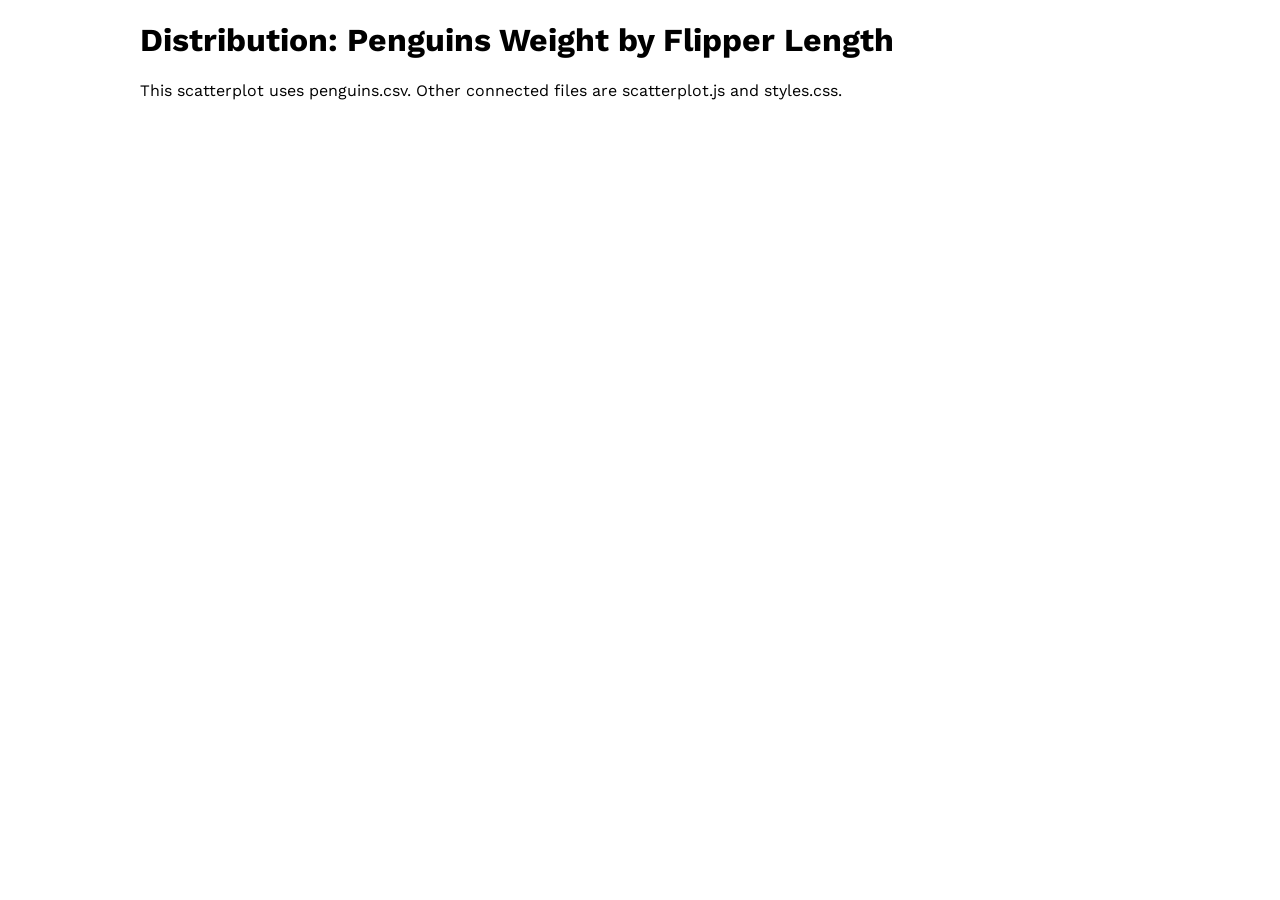
<file: week_05/scatterplot.html>
<!DOCTYPE html>
<html lang="en">

<head>
  <meta charset="UTF-8">
  <meta http-equiv="X-UA-Compatible" content="IE=edge">
  <meta name="viewport" content="width=device-width, initial-scale=1.0">
  <title>Interactivity with D3</title>
  <link href="https://fonts.googleapis.com/css?family=Work+Sans:300,400,700" rel="stylesheet">
  <link rel="stylesheet" href="styles.css">
</head>

<body>
  <div id="container">
    <h1>Distribution: Penguins Weight by Flipper Length</h1>
    <p>
        This scatterplot uses penguins.csv. Other connected files are 
        scatterplot.js and styles.css.
    </p>
    <div id="chart"></div>
  </div>
</body>
<script src="https://d3js.org/d3.v7.min.js"></script>
<script src="scatterplot.js"></script>
</html>
</file>
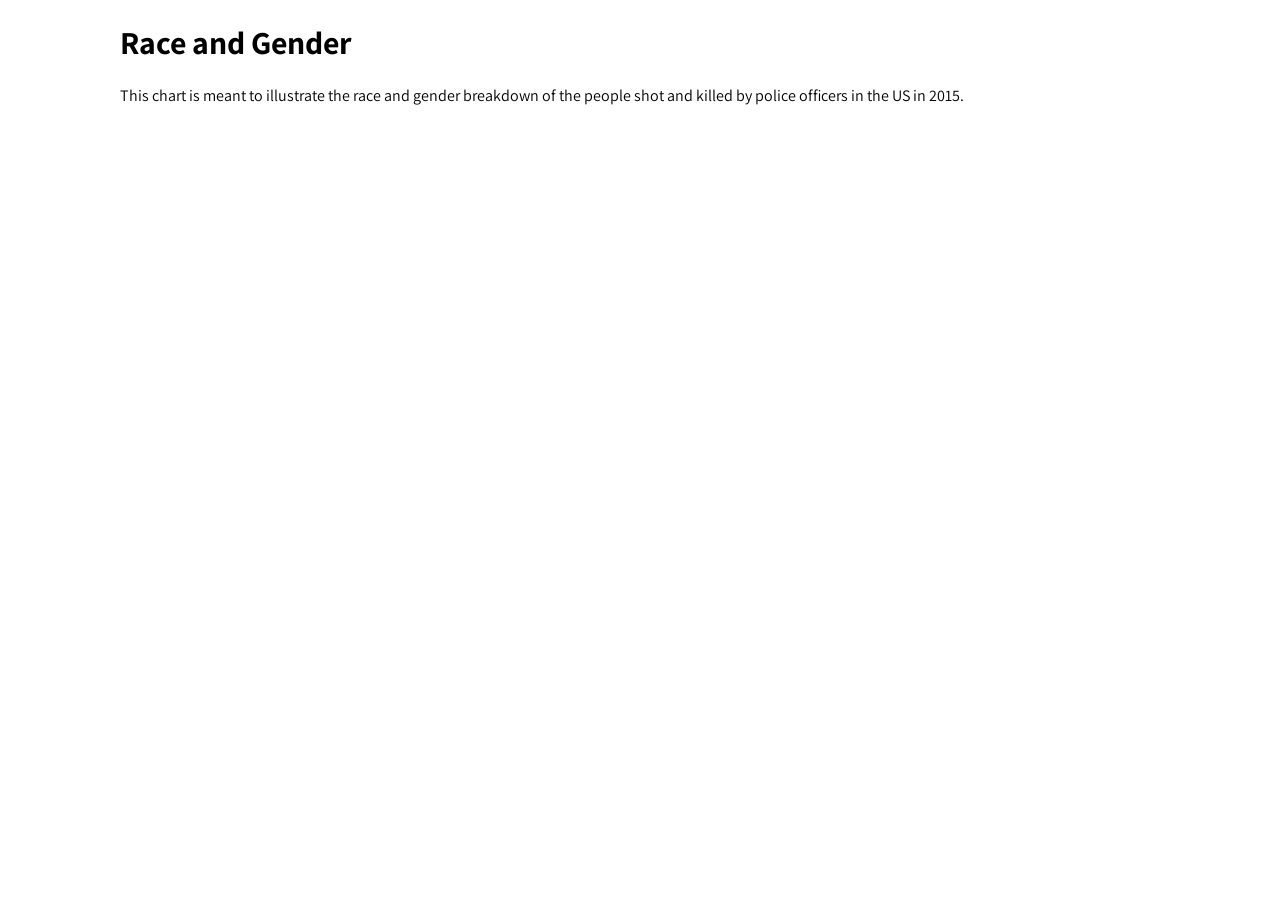
<file: week_06/chart1.html>
<!DOCTYPE html>
<html lang="en">
<head>
    <meta charset="UTF-8">
    <meta http-equiv="X-UA-Compatible" content="IE=edge">
    <meta name="viewport" content="width=device-width, initial-scale=1.0">
    <title>Importing Observable Code Snippet</title>
    <link rel="preconnect" href="https://fonts.googleapis.com">
    <link rel="preconnect" href="https://fonts.gstatic.com" crossorigin>
    <link href="https://fonts.googleapis.com/css2?family=Assistant:wght@400;700&display=swap" rel="stylesheet">
    <style>
        * {
            font-family: 'Assistant', sans-serif;
        }
        .container {
            max-width: 1040px;
            margin: 0 auto;
        }
    </style>
</head>
<body>
    <div class="container">
        <h1>Race and Gender</h1>
        <p>
            This chart is meant to illustrate the race and gender 
            breakdown of the people shot and killed by police 
            officers in the US in 2015. 
            <!-- This code is an example of how to import 
            charts from Observable into your own html.
            Observable has several ready made chart functions 
            that you can copy and paste locally. This
            chart is a <a href="https://observablehq.com/@d3/stacked-bar-chart?collection=@d3/charts">
            stacked bar chart</a>. Here are the 
            steps to use Observable locally: (1) 
            <a href="https://observablehq.com/@d3/charts?collection=@d3/charts">
            Find chart</a> (2) Copy/paste Observable function 
            (3) Import data (4) Call function with optional 
            params (5) Append to page. -->
        </p>
        <div id="chart"></div>
    </div>
    <script src="https://d3js.org/d3.v7.min.js"></script>
    <script src="chart1.js"></script>
</body>
</html>
</file>
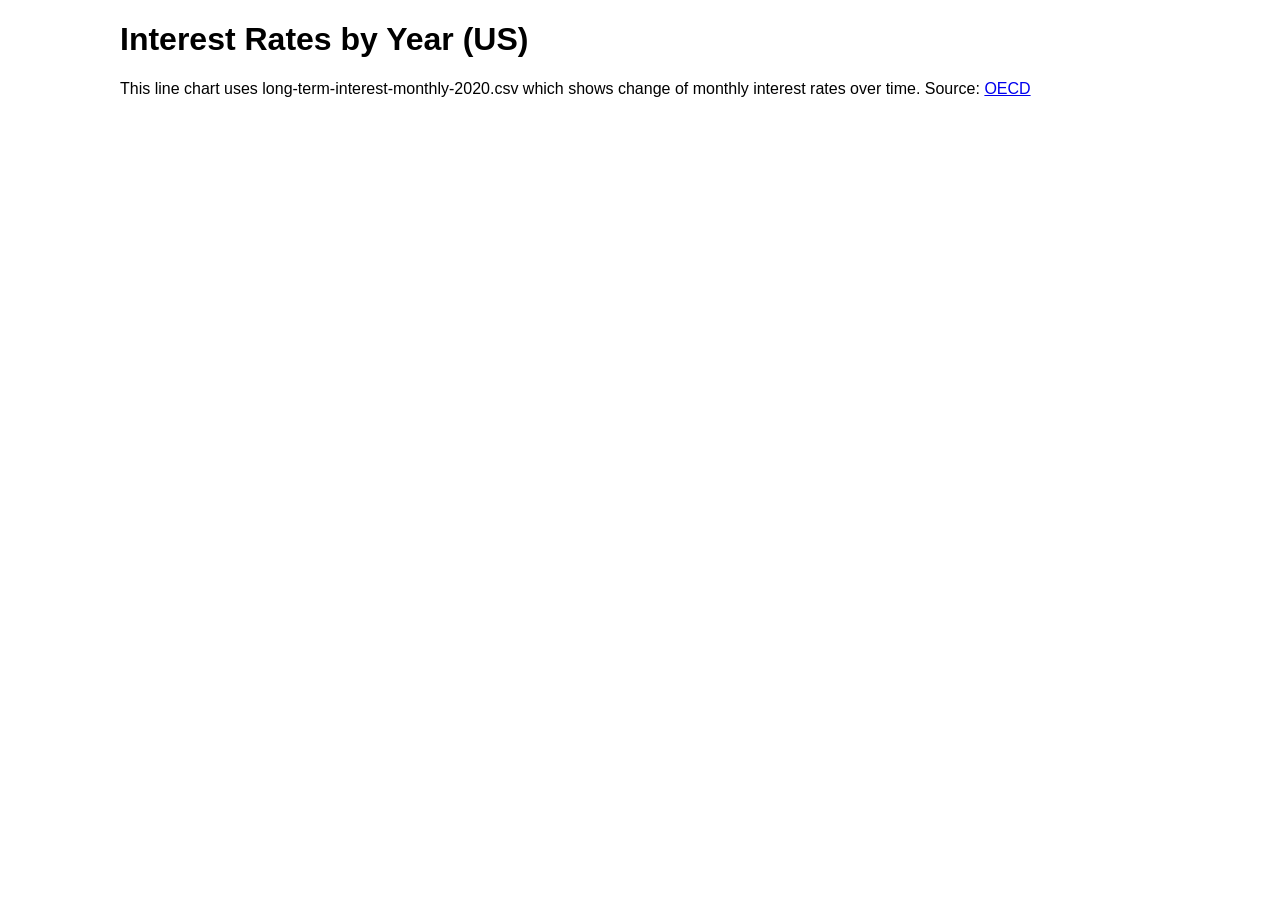
<file: week_05/bisect/bisect.html>
<!DOCTYPE html>
<html lang="en">

<head>
  <meta charset="UTF-8">
  <meta http-equiv="X-UA-Compatible" content="IE=edge">
  <meta name="viewport" content="width=device-width, initial-scale=1.0">
  <title>Basic line chart</title>
  <style>
     * {
      font-family: Arial, Helvetica, sans-serif;
    }

    #container {
      max-width: 1040px;
      margin: 0 auto;
    }

    #chart { 
      width: 100%; 
    }

    text {
      font-size: 10px;
    }

    .y-axis path.domain { 
      display: none;  
    }

    .y-axis line {
      stroke: #ddd;
      stroke-dasharray: 2;
    }

    .svg-tooltip {
      background: #fff;
      border-radius: 5px;
      display: block;
      font-size: 12px;
      line-height: 16px;
      text-transform: none;
      max-width: 320px;
      /* padding: 0.25em; */
      position: absolute;
      text-overflow: ellipsis;
      white-space: pre;
      z-index: 300;
      visibility: hidden;
      pointer-events: none;
    }
  </style>
</head>

<body>
  <div id="container">
    <h1>Interest Rates by Year (US)</h1>
    <p>This line chart uses long-term-interest-monthly-2020.csv 
      which shows change of monthly interest rates over time. Source: 
      <a href="https://data.oecd.org/interest/long-term-interest-rates.htm#indicator-chart">OECD</a>
    </p>
   <div id="chart"></div>
  </div>
  <script src="https://d3js.org/d3.v7.min.js"></script>
  <script src="bisect.js"></script>
</body>
</html>
</file>
<file: final_project/style.css>
* {
  font-family: "Assistant", sans-serif;
}

.container {
  max-width: 1000px;
  padding: 20px;
  margin: 0 auto;
}

.flex-container {
  display: flex;
  flex-direction: row;
  flex-wrap: nowrap;
  justify-content: normal;
  align-items: normal;
  align-content: normal;
  column-gap: 40px;
  margin: 60px 0px;
}

.right-container {
  display: flex;
  flex-direction: row;
  flex-wrap: nowrap;
  justify-content: normal;
  align-items: right;
  align-content: normal;
  column-gap: 40px;
  margin: 60px 0px;
}

.flex-item {
  display: block;
  flex-grow: 0;
  flex-shrink: 1;
  flex-basis: auto;
  align-self: auto;
  order: 0;
  width: 50%;
}

.float-left {
  float: left;
  width: 50%;
}

.float-left-child {
  float: left;
}

.inline-block-child {
  display: inline-block;
}

.table-2 {
  margin-right: 20px;
}

text {
  font-family: Arial, Helvetica, sans-serif;
  font-size: 10px;
}

hr {
  margin: 60px 0;
}

.chart p {
  background: #eee;
  padding: 5px 0px 5px 10px;
  margin-right: 10px;
}

#monthChart .y-axis line {
  stroke: #ccc;
  stroke-dasharray: 2;
}

#monthChart .y-axis .domain {
  display: none;
}

#divergingChart text {
  font-size: 14px;
}
</file>
<file: week_05/styles.css>
* {
    font-family: 'Work Sans',Arial, Helvetica, sans-serif;
  }

  #container {
    max-width: 1000px;
    margin: 0 auto;
  }

  #chart {
    width: 100%;
  }

  svg {
    max-height: 100vh;
  }

  .svg-tooltip {
    background: rgba(69, 77, 93, .9);
    border-radius: 5px;
    color: #fff;
    display: block;
    font-size: 12px;
    line-height: 16px;
    text-transform: none;
    max-width: 320px;
    padding: 1rem;
    position: absolute;
    text-overflow: ellipsis;
    white-space: pre;
    z-index: 300;
    visibility: hidden;
  }

  .domain {
    display: none;
  }
  
  line {
    stroke: #ddd;
  }

  svg text {
    font-size: 8px;
  }
  
  .x-axis text {
    transform: translateY(5px);
  }
  
  .y-axis text {
    transform: translateX(-5px);
  }

  foreignObject p {
    font-size: 10px;
  }
</file>
